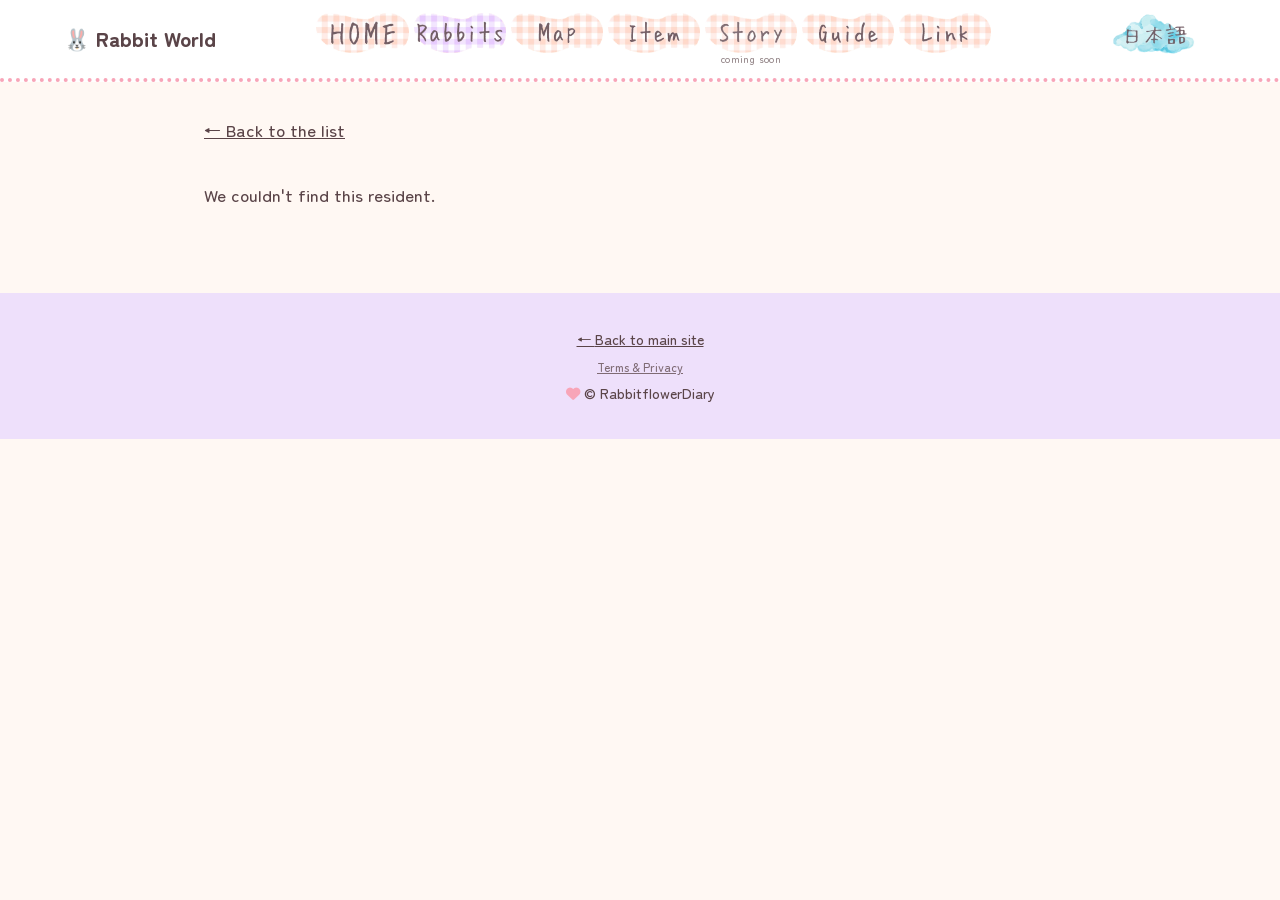
<file: character.html>
<!doctype html><html lang="ja"><head><!-- Google tag (gtag.js) -->
<script async src="https://www.googletagmanager.com/gtag/js?id=G-911CRZ7TWN"></script>
<script>
  window.dataLayer = window.dataLayer || [];
  function gtag(){dataLayer.push(arguments);}
  gtag('js', new Date());

  gtag('config', 'G-911CRZ7TWN');
</script><meta charset="utf-8"><link rel="icon" href="data:image/svg+xml,%3Csvg xmlns=%22http://www.w3.org/2000/svg%22 viewBox=%220 0 100 100%22%3E%3Ctext y=%22.9em%22 font-size=%2290%22%3E🐰%3C/text%3E%3C/svg%3E"><meta name="viewport" content="width=device-width,initial-scale=1"><link rel="preconnect" href="https://fonts.googleapis.com"><link href="https://fonts.googleapis.com/css2?family=Zen+Maru+Gothic:wght@500;700;900&display=swap" rel="stylesheet"><link rel="stylesheet" href="https://cdnjs.cloudflare.com/ajax/libs/font-awesome/6.7.2/css/all.min.css"><link rel="stylesheet" href="css/style.css"><title>うさたち | Rabbit World</title></head>
<body data-page="character"><div id="hd"></div><main><a class="back" href="characters.html">← <span class="ja">一覧へ戻る</span><span class="en">Back to the list</span></a><div id="detail"></div></main><div id="ft"></div><script src="js/data.js"></script><script src="js/scenes.js"></script><script src="js/app.js"></script></body></html>
</file>
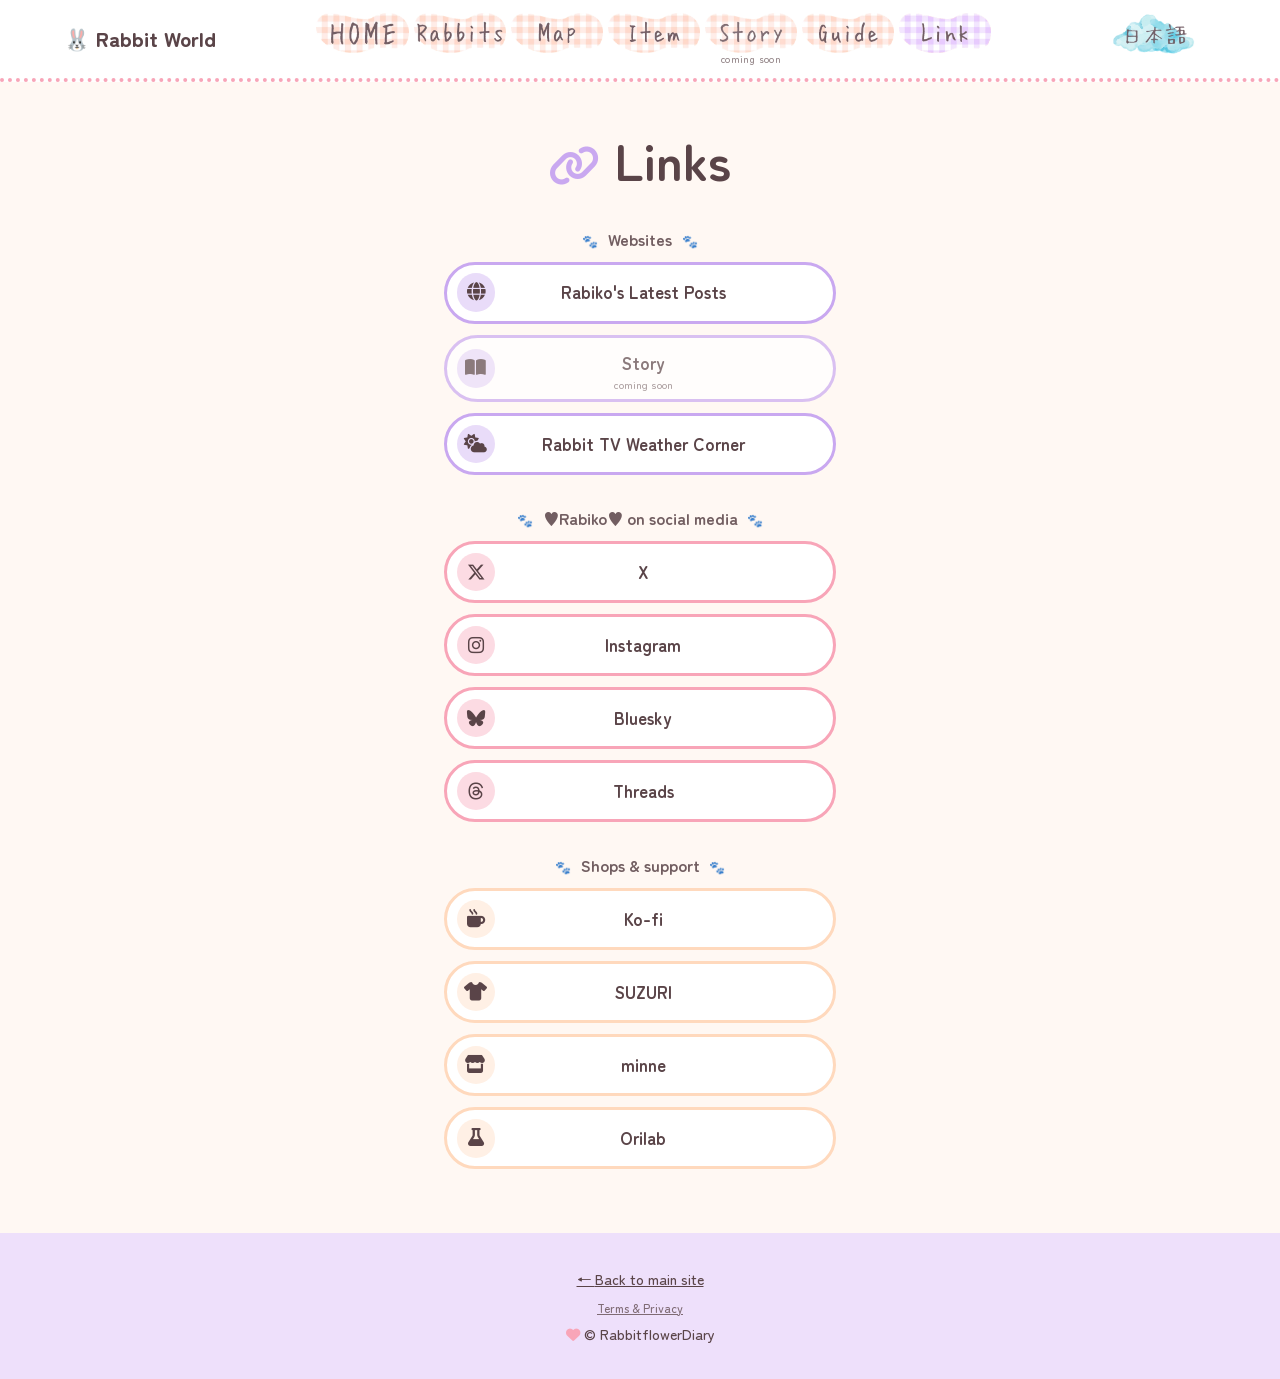
<file: links.html>
<!doctype html><html lang="ja"><head><!-- Google tag (gtag.js) -->
<script async src="https://www.googletagmanager.com/gtag/js?id=G-911CRZ7TWN"></script>
<script>
  window.dataLayer = window.dataLayer || [];
  function gtag(){dataLayer.push(arguments);}
  gtag('js', new Date());

  gtag('config', 'G-911CRZ7TWN');
</script><meta charset="utf-8"><link rel="icon" href="data:image/svg+xml,%3Csvg xmlns=%22http://www.w3.org/2000/svg%22 viewBox=%220 0 100 100%22%3E%3Ctext y=%22.9em%22 font-size=%2290%22%3E🐰%3C/text%3E%3C/svg%3E"><meta name="viewport" content="width=device-width,initial-scale=1"><link rel="preconnect" href="https://fonts.googleapis.com"><link href="https://fonts.googleapis.com/css2?family=Zen+Maru+Gothic:wght@500;700;900&display=swap" rel="stylesheet"><link rel="stylesheet" href="https://cdnjs.cloudflare.com/ajax/libs/font-awesome/6.7.2/css/all.min.css"><link rel="stylesheet" href="css/style.css"><title>リンク | Rabbit World</title></head>
<body data-page="links"><div id="hd"></div><main class="narrow">
<h1 class="ptitle"><i class="fa-solid fa-link"></i> <span class="ja">リンク</span><span class="en">Links</span></h1>
<div id="linkbox"></div>
</main><div id="ft"></div><script src="js/data.js"></script><script src="js/links.js"></script><script src="js/scenes.js"></script><script src="js/app.js"></script></body></html>
</file>
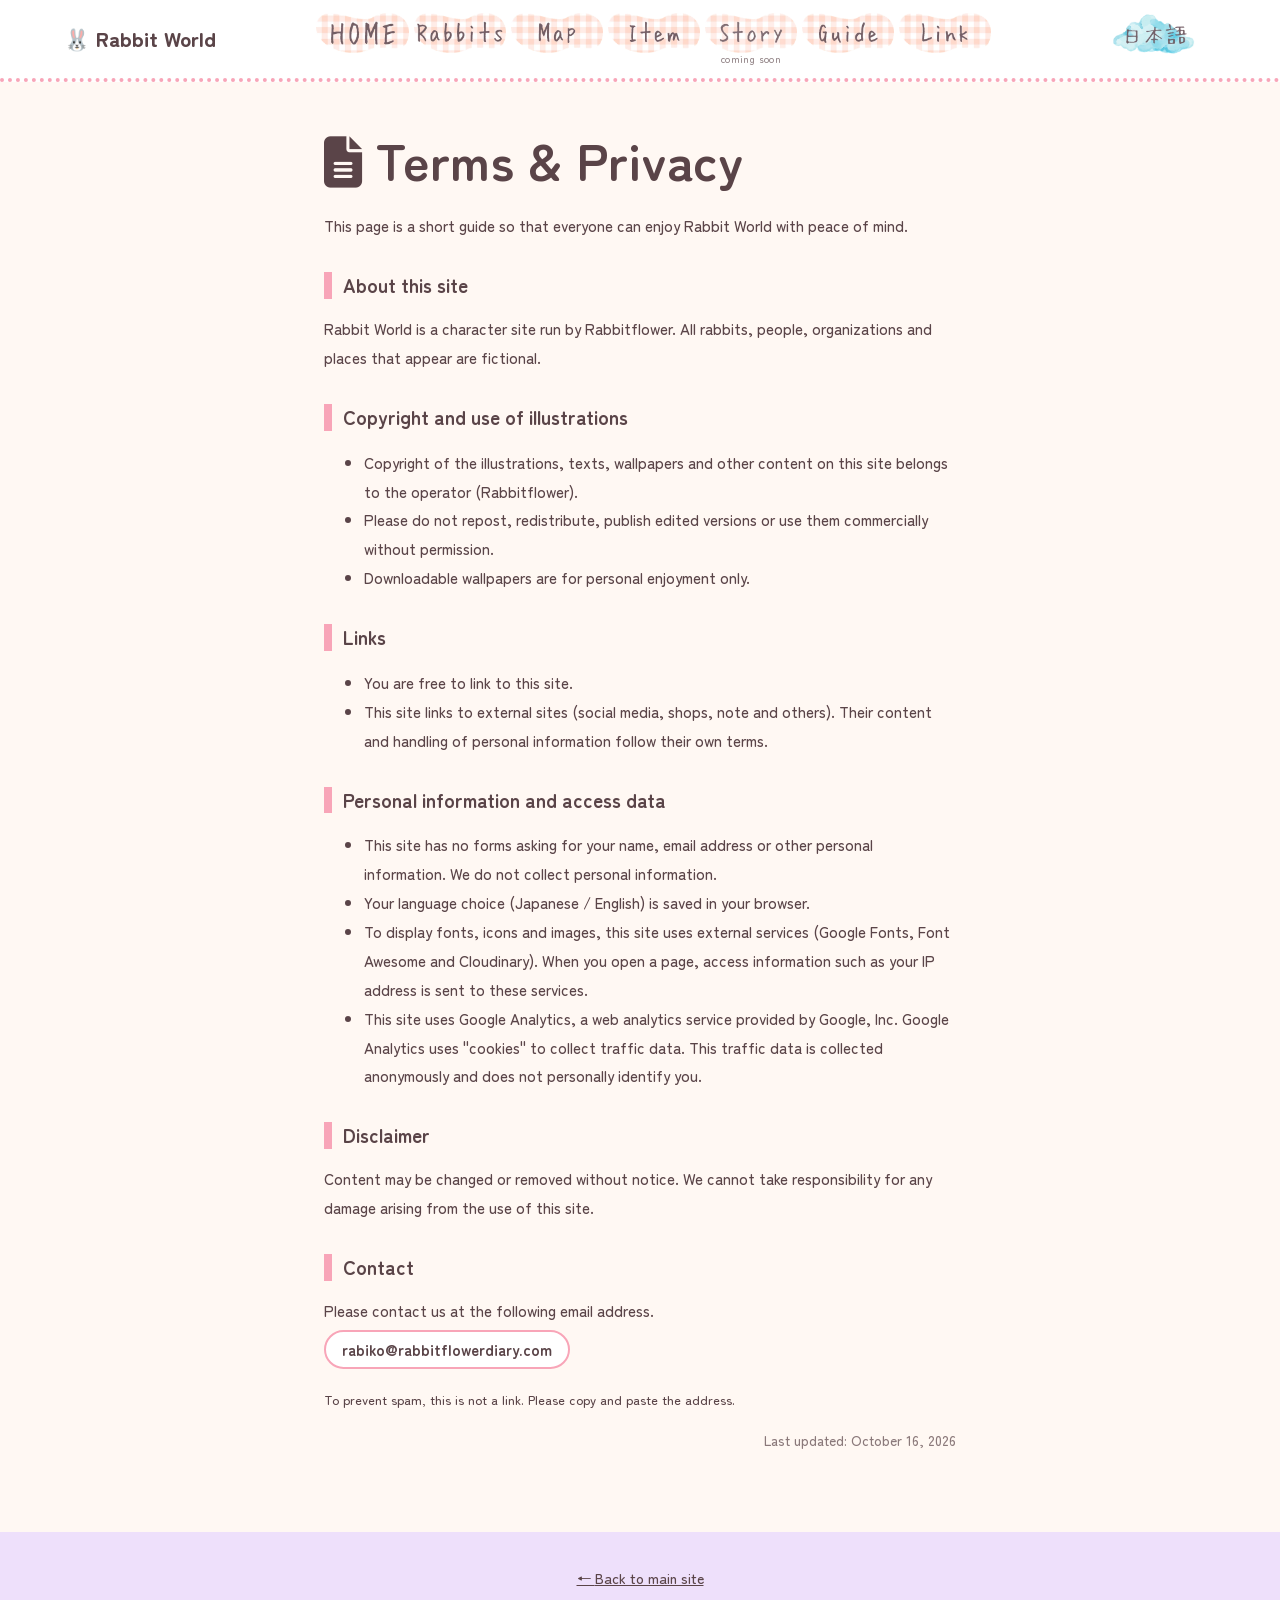
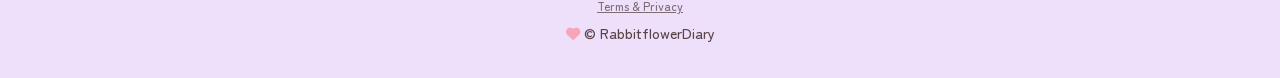
<file: terms.html>
<!doctype html><html lang="ja"><head><!-- Google tag (gtag.js) -->
<script async src="https://www.googletagmanager.com/gtag/js?id=G-911CRZ7TWN"></script>
<script>
  window.dataLayer = window.dataLayer || [];
  function gtag(){dataLayer.push(arguments);}
  gtag('js', new Date());

  gtag('config', 'G-911CRZ7TWN');
</script><meta charset="utf-8"><link rel="icon" href="data:image/svg+xml,%3Csvg xmlns=%22http://www.w3.org/2000/svg%22 viewBox=%220 0 100 100%22%3E%3Ctext y=%22.9em%22 font-size=%2290%22%3E🐰%3C/text%3E%3C/svg%3E"><meta name="viewport" content="width=device-width,initial-scale=1"><link rel="preconnect" href="https://fonts.googleapis.com"><link href="https://fonts.googleapis.com/css2?family=Zen+Maru+Gothic:wght@500;700;900&display=swap" rel="stylesheet"><link rel="stylesheet" href="https://cdnjs.cloudflare.com/ajax/libs/font-awesome/6.7.2/css/all.min.css"><link rel="stylesheet" href="css/style.css"><title>利用規約・プライバシー | Rabbit World</title></head>
<body data-page="terms"><div id="hd"></div><main class="doc">
<h1><i class="fa-solid fa-file-lines"></i> <span class="ja">利用規約・プライバシー</span><span class="en">Terms &amp; Privacy</span></h1>
<p><span class="ja">このページは、うさの国（Rabbit World）を安心して楽しんでもらうための、簡単なご案内です。</span><span class="en">This page is a short guide so that everyone can enjoy Rabbit World with peace of mind.</span></p>

<h2><span class="ja">このサイトについて</span><span class="en">About this site</span></h2>
<p><span class="ja">うさの国（Rabbit World）は、Rabbitflowerが運営する、キャラクターの紹介サイトです。登場するうさ、人物、団体、場所は、すべて架空のものです。</span><span class="en">Rabbit World is a character site run by Rabbitflower. All rabbits, people, organizations and places that appear are fictional.</span></p>

<h2><span class="ja">著作権とイラストの利用</span><span class="en">Copyright and use of illustrations</span></h2>
<ul>
<li><span class="ja">サイト内のイラスト、文章、壁紙などの著作権は、運営者（Rabbitflower）にあります。</span><span class="en">Copyright of the illustrations, texts, wallpapers and other content on this site belongs to the operator (Rabbitflower).</span></li>
<li><span class="ja">無断での転載、再配布、加工しての公開、商用での利用はご遠慮ください。</span><span class="en">Please do not repost, redistribute, publish edited versions or use them commercially without permission.</span></li>
<li><span class="ja">ダウンロードできる壁紙は、個人で楽しむ用途でお使いください。</span><span class="en">Downloadable wallpapers are for personal enjoyment only.</span></li>
</ul>

<h2><span class="ja">リンクについて</span><span class="en">Links</span></h2>
<ul>
<li><span class="ja">当サイトへのリンクは、自由にどうぞ。</span><span class="en">You are free to link to this site.</span></li>
<li><span class="ja">外部サイト（SNS、ショップ、note など）へのリンクがあります。移動先の内容や個人情報の扱いは、それぞれのサイトの規約に従います。</span><span class="en">This site links to external sites (social media, shops, note and others). Their content and handling of personal information follow their own terms.</span></li>
</ul>

<h2><span class="ja">個人情報とアクセス情報</span><span class="en">Personal information and access data</span></h2>
<ul>
<li><span class="ja">このサイトには、お名前やメールアドレスなどを入力するフォームはありません。個人情報を集めることはしていません。</span><span class="en">This site has no forms asking for your name, email address or other personal information. We do not collect personal information.</span></li>
<li><span class="ja">表示言語（日本語／英語）の選択を、お使いのブラウザに保存します。</span><span class="en">Your language choice (Japanese / English) is saved in your browser.</span></li>
<li><span class="ja">フォントやアイコン、画像の表示のために、外部のサービス（Google Fonts、Font Awesome、Cloudinary）を利用しています。ページを開くと、アクセス情報（IPアドレスなど）が、これらのサービスに送られます。</span><span class="en">To display fonts, icons and images, this site uses external services (Google Fonts, Font Awesome and Cloudinary). When you open a page, access information such as your IP address is sent to these services.</span></li>
<li><span class="ja">当サイトでは、アクセス解析ツール「Googleアナリティクス」を利用しています。
Googleアナリティクスはトラフィックデータの収集のためにCookieを使用しています。このトラフィックデータは匿名で収集されており、個人を特定するものではありません。</span><span class="en">This site uses Google Analytics, a web analytics service provided by Google, Inc.
Google Analytics uses "cookies" to collect traffic data. This traffic data is collected anonymously and does not personally identify you.</span></li>
</ul>

<h2><span class="ja">免責</span><span class="en">Disclaimer</span></h2>
<p><span class="ja">掲載内容は、予告なく変更・削除することがあります。このサイトを利用して生じた損害について、責任を負いかねます。</span><span class="en">Content may be changed or removed without notice. We cannot take responsibility for any damage arising from the use of this site.</span></p>

<h2><span class="ja">お問い合わせ</span><span class="en">Contact</span></h2>
<p><span class="ja">お問い合わせは、次のメールアドレスにお願いします。</span><span class="en">Please contact us at the following email address.</span><br><span class="mail" data-u="rabiko" data-d="rabbitflowerdiary.com"></span></p>
<p><small><span class="ja">迷惑メール防止のため、リンクにはしていません。お手数ですが、コピーしてお使いください。</span><span class="en">To prevent spam, this is not a link. Please copy and paste the address.</span></small></p>
<p class="upd"><span class="ja">最終更新：2026年10月16日</span><span class="en">Last updated: October 16, 2026</span></p>
</main><div id="ft"></div><script src="js/data.js"></script><script src="js/app.js"></script></body></html>
</file>
<file: css/style.css>
:root{--bg:#FFF8F3;--ink:#5A4448;--lav:#C9A8F0;--lav-l:#EEE0FB;--pink:#F8A5B8;--pink-l:#FFE3EA;--mint:#CDEEDF;--peach:#FFD9BD;--r:28px}
*{box-sizing:border-box}html{scroll-behavior:smooth}
body{margin:0;background:var(--bg);color:var(--ink);font:500 17px/1.9 "Zen Maru Gothic",sans-serif}
html[lang=ja] .en,html[lang=en] .ja{display:none}
a{color:inherit}img{max-width:100%;height:auto}
:focus-visible{outline:3px solid var(--lav);outline-offset:3px}
.top{display:flex;flex-wrap:wrap;gap:.5rem 1.2rem;align-items:center;justify-content:space-between;padding:.7rem 5vw;background:#fff;border-bottom:4px dotted var(--pink)}
.logo{font-weight:900;font-size:1.3rem;text-decoration:none}
.top nav{display:flex;gap:.3rem;flex-wrap:wrap}
.top nav a,#lang{padding:.2rem 1rem;border-radius:99px;text-decoration:none;font-weight:700}
.top nav a:hover,.top nav a[aria-current]{background:var(--lav-l)}
#lang{border:2px solid var(--lav);background:#fff;color:inherit;font:inherit;font-weight:700;cursor:pointer}
main{max-width:1000px;margin:auto;padding:2rem 5vw 4rem}
h1,h2,h3{line-height:1.4;margin:.2em 0}h1{font-size:clamp(2rem,6vw,3.2rem)}h2{font-size:1.6rem}
.hero{text-align:center;padding:2.5rem 1rem;background:radial-gradient(circle at 15% 20%,var(--pink-l),transparent 45%),radial-gradient(circle at 85% 80%,var(--lav-l),transparent 45%);border-radius:var(--r)}
.hero p{max-width:34em;margin:1rem auto}
.btn{display:inline-block;padding:.5rem 1.8rem;border-radius:99px;background:var(--lav);color:#fff;font-weight:900;text-decoration:none;box-shadow:0 5px 0 #A883D6}
.btn:hover{transform:translateY(2px);box-shadow:0 3px 0 #A883D6}
section{margin-top:3.2rem}
.grid{display:grid;grid-template-columns:repeat(auto-fill,minmax(210px,1fr));gap:1.4rem;margin-top:1rem}
.card{display:block;text-decoration:none;background:#fff;border:3px solid var(--c,var(--lav));border-radius:var(--r);padding:1rem;text-align:center}
a.card:hover{transform:rotate(-1.5deg)}
.card .pic{aspect-ratio:1;display:grid;place-items:center;background:color-mix(in srgb,var(--c,var(--lav)) 22%,#fff);border-radius:20px;overflow:hidden;font-size:4rem}
.card .pic img{width:100%;height:100%;object-fit:contain}
.card h3{margin:.6rem 0 0}.card p{margin:0;font-size:.9rem;opacity:.8}
.host-row{display:flex;justify-content:center;margin-top:1rem}.host-row .card{width:min(100%,260px)}
.map-wrap{position:relative}
.map-wrap>img{display:block;width:100%}
.pin{position:absolute;width:clamp(28px,5vw,44px);aspect-ratio:1;transform:translate(-50%,-50%);padding:0;border:3px solid #fff;border-radius:50%;background:var(--c);box-shadow:0 0 0 3px var(--c),0 3px 8px #0004;cursor:pointer;display:grid;place-items:center;font-size:1.2rem}
.pin img{width:100%;height:100%;object-fit:cover;object-position:50% 18%;border-radius:50%}
.pin.alert{box-shadow:0 0 0 3px #E0505A,0 3px 8px #0004;animation:warn 1.6s ease-out infinite}
.pin.alert::after{content:"!";position:absolute;right:-6px;top:-6px;width:18px;height:18px;border-radius:50%;background:#E0505A;color:#fff;font:900 12px/18px sans-serif;text-align:center;border:2px solid #fff;box-sizing:content-box}
.pop .warn{color:#C23B45;font-weight:700}
@keyframes warn{0%{outline:0 solid #E0505A66}100%{outline:14px solid #E0505A00}}
@media(prefers-reduced-motion:reduce){.pin.alert{animation:none}}
.pin:hover,.pin:focus-visible{transform:translate(-50%,-50%) scale(1.25);z-index:2}
.pop{position:absolute;z-index:5;display:flex;gap:.7rem;align-items:center;width:min(240px,64%);padding:.7rem;background:#fff;border:3px solid var(--c);border-radius:20px;box-shadow:0 6px 16px #0003;line-height:1.5}
.pop[hidden]{display:none}.pop .pic{flex:none;width:52px;aspect-ratio:1;border-radius:50%;overflow:hidden;background:var(--c);display:grid;place-items:center}
.pop .pic img{width:100%;height:100%;object-fit:cover;object-position:50% 18%}.pop small{opacity:.8}
.btn.mini{padding:0 .9rem;font-size:.85rem;box-shadow:0 3px 0 #A883D6}
.chips{display:flex;flex-wrap:wrap;gap:.5rem;margin-top:1rem}.chip{padding:.1rem 1rem;border-radius:99px;border:2px solid var(--c);background:#fff;text-decoration:none;font-weight:700;font-size:.9rem}
.walls{display:grid;grid-template-columns:repeat(auto-fill,minmax(180px,1fr));gap:1.4rem;margin-top:1rem}
.wall{position:relative;background:#fff;border:3px solid var(--c);border-radius:var(--r);padding:.8rem;text-align:center}
.wall img{width:100%;aspect-ratio:9/20;object-fit:cover;border-radius:18px;display:block}
.wall h3{font-size:1rem;margin:.6rem 0 0}.wall p{margin:0 0 .5rem;font-size:.85rem;opacity:.8}
.wall .tag{position:absolute;top:1.3rem;left:1.3rem;padding:0 .8rem;border-radius:99px;background:#fff;border:2px solid var(--c);font-size:.8rem;font-weight:900}
.shops{display:flex;flex-wrap:wrap;gap:.8rem;margin-top:1rem}
.soon{opacity:.6;border-style:dashed}
.profile{display:grid;grid-template-columns:minmax(0,1fr) minmax(0,1.4fr);gap:2rem;align-items:center}
.gal{position:relative;border-radius:var(--r);overflow:hidden;background:var(--lav-l)}
.track{display:flex;overflow-x:auto;scroll-snap-type:x mandatory;scrollbar-width:none}.track::-webkit-scrollbar{display:none}
.track img{flex:0 0 100%;width:100%;scroll-snap-align:center;display:block}
.nav{position:absolute;top:50%;transform:translateY(-50%);width:42px;height:42px;border:0;border-radius:50%;background:#fffd;color:var(--ink);font:900 1.6rem/1 sans-serif;cursor:pointer;box-shadow:0 2px 6px #0003}
.nav.prev{left:.6rem}.nav.next{right:.6rem}
.dots{position:absolute;bottom:.6rem;left:0;right:0;display:flex;justify-content:center;gap:.4rem}
.dots i{width:9px;height:9px;border-radius:50%;background:#fff;border:2px solid var(--c,var(--lav));opacity:.8}.dots i.on{background:var(--c,var(--lav))}
.tags span{display:inline-block;margin:0 .4rem .4rem 0;padding:0 .9rem;border-radius:99px;background:var(--pink-l);font-size:.9rem;font-weight:700}
.box{background:#fff;border-radius:var(--r);padding:1.2rem 1.6rem;margin-top:1.2rem;border-left:10px solid var(--c,var(--pink))}
.box ul{padding-left:1.3em;margin:.3rem 0}
.back{display:inline-block;margin-bottom:1rem}
footer{text-align:center;padding:2rem 1rem;background:var(--lav-l);font-size:.9rem}
@media(max-width:700px){.profile{grid-template-columns:1fr}}
@media(prefers-reduced-motion:reduce){*{transition:none!important}}
/* ---- guide page ---- */
.welcome{text-align:center;padding:2.5rem 1.2rem;border-radius:var(--r);background:radial-gradient(circle at 12% 18%,var(--pink-l),transparent 45%),radial-gradient(circle at 88% 82%,var(--lav-l),transparent 45%),radial-gradient(circle at 80% 15%,var(--mint),transparent 35%)}
.ribbon{display:inline-block;padding:0 1.2rem;border-radius:99px;background:#fff;border:2px dashed var(--pink);font-size:.9rem;font-weight:700}
.welcome h1{margin:.8rem 0 .2rem}.welcome .lead{font-size:1.05rem;margin:.2rem auto;max-width:30em}
.stamp{display:inline-block;margin-top:1rem;padding:.2rem 1.2rem;border:3px solid #E0505A;border-radius:14px;color:#C23B45;font-weight:900;transform:rotate(-2deg);background:#fff}
.anchors{display:flex;flex-wrap:wrap;gap:.5rem;justify-content:center;margin:1.6rem 0 0}
.anchors a{padding:.1rem 1.1rem;border-radius:99px;background:#fff;border:2px solid var(--c);text-decoration:none;font-weight:700}
.sec{margin-top:3.2rem;scroll-margin-top:1rem}
.sec>h2{font-size:1.7rem;text-align:center}.sec>h2::after{content:"🐾 🐾 🐾";display:block;font-size:.8rem;letter-spacing:.4em;margin-top:.2rem}
.tri{display:grid;grid-template-columns:repeat(auto-fit,minmax(250px,1fr));gap:1.2rem;margin-top:1.2rem}
.tri .box{margin:0}.tri .ico{font-size:2.4rem;line-height:1.2}
.box p{margin:.4rem 0}
.sub{display:inline-block;margin-top:.4rem;padding:.2rem 1.2rem;border-radius:99px;background:var(--pink-l);font-weight:900}
.amb-grid{display:grid;grid-template-columns:repeat(auto-fit,minmax(260px,1fr));gap:1.2rem;margin-top:1.2rem}
.amb{background:#fff;border:3px solid var(--c);border-radius:var(--r);padding:1.2rem;text-align:center}
.amb .av{width:110px;aspect-ratio:1;margin:0 auto .6rem;border-radius:50%;overflow:hidden;background:color-mix(in srgb,var(--c) 25%,#fff);display:grid;place-items:center;font-size:3.2rem;border:4px solid #fff;box-shadow:0 0 0 3px var(--c)}
.amb .av img{width:100%;height:100%;object-fit:cover;object-position:50% 25%}
.amb h3{margin:.2rem 0}.amb .role{font-size:.85rem;opacity:.8;margin:0}.amb .desc{text-align:left;font-size:.95rem}
.amb .chips{justify-content:center}
.notice{list-style:none;padding:0;margin:1.2rem 0 0;display:grid;gap:.8rem}
.notice li{background:#fff;border-radius:20px;padding:.8rem 1.2rem .8rem 3rem;position:relative;border:2px solid var(--pink)}
.notice li::before{content:"🐾";position:absolute;left:1rem;top:.7rem}
.credit{text-align:center;margin-top:3rem;font-size:.9rem}

/* ---- links page / icons ---- */
main.narrow{max-width:520px}
.top nav a i{margin-right:.25rem;opacity:.7}.top nav a.cur i,.top nav a[aria-current] i{opacity:1}
footer i{color:var(--pink)}
.prof{text-align:center}.avatar{width:110px;aspect-ratio:1;border-radius:50%;object-fit:cover;object-position:50% 20%;background:var(--pink-l);border:4px solid #fff;box-shadow:0 0 0 3px var(--pink)}
.prof h1{font-size:1.8rem;margin:.6rem 0 .2rem}.prof p{margin:.3rem 0 0;font-size:.95rem}
.lgroup{margin-top:2rem}.lgroup h2{font-size:1rem;text-align:center;color:var(--ink);opacity:.85}
.lgroup h2::before,.lgroup h2::after{content:"🐾";margin:0 .6rem;font-size:.8rem}
.linkbtn{display:flex;align-items:center;gap:.8rem;margin-top:.7rem;padding:.55rem 1rem .55rem .6rem;background:#fff;border:3px solid var(--c);border-radius:99px;text-decoration:none;font-weight:700;transition:transform .15s,box-shadow .15s}
.linkbtn:hover,.linkbtn:focus-visible{transform:translateY(-2px);box-shadow:0 5px 0 color-mix(in srgb,var(--c) 55%,#fff)}
.linkbtn .li{flex:none;width:2.4rem;aspect-ratio:1;border-radius:50%;background:color-mix(in srgb,var(--c) 40%,#fff);display:grid;place-items:center;font-size:1.15rem}
.linkbtn .lt{flex:1;text-align:center;margin-right:2.4rem}
.ptitle{text-align:center}.ptitle i{color:var(--lav);font-size:.8em}
.gal.noimg{display:grid;place-items:center;aspect-ratio:1;font-size:6rem}

/* ---- scenes (Cloudinary illustrations) ---- */
.scene{overflow:hidden}.scene img{display:block;width:100%;height:100%;object-fit:cover;object-position:var(--pos,50% 50%)}
.banner{height:clamp(110px,20vw,240px);-webkit-mask-image:linear-gradient(#000 72%,transparent);mask-image:linear-gradient(#000 72%,transparent)}
.divider{height:clamp(70px,12vw,130px);max-width:1000px;margin:3rem auto 0;border-radius:var(--r);box-shadow:0 4px 0 var(--lav-l)}
main>.divider{margin-top:3rem}
.banner{max-width:1200px;margin:0 auto;border-radius:0 0 var(--r) var(--r);-webkit-mask-image:none;mask-image:none;box-shadow:0 4px 0 var(--lav-l)}
.banner{height:auto;aspect-ratio:3/1}.divider{height:auto;aspect-ratio:4/1}

/* home hero: no background, paw decoration; banner aligned with content width */
.hero{background:none;padding:2rem 1rem 0}
.hero h1::after{content:"🐾 🐾 🐾";display:block;font-size:.9rem;letter-spacing:.5em;margin-top:.4rem}
.banner{width:calc(min(100%,1000px) - 10vw);max-width:none;margin:1.2rem auto 0;border-radius:var(--r);box-shadow:0 4px 0 var(--lav-l)}

/* ---- picture nav (gingham buttons) ---- */
.top nav{gap:.1rem .3rem;align-items:flex-start}
.nv{position:relative;display:inline-block;padding:0;border:0;background:none;text-decoration:none;cursor:pointer;line-height:0}
.top nav a.nv,.top nav a.nv:hover,.top nav a.nv[aria-current]{padding:0;background:none}
.nvi{position:relative;display:inline-block;line-height:0}
.nvi img{display:block;height:40px;width:auto}
.nvi .b{position:absolute;left:0;top:0;opacity:0;transition:opacity .18s}
.nv:hover .b,.nv:focus-visible .b,.nv[aria-current] .b{opacity:1}
.nv:hover,.nv:focus-visible{transform:translateY(-1px)}
.nv.off{cursor:default;opacity:.9}.nv.off:hover .b{opacity:0}.nv.off:hover{transform:none}
.nvw{display:inline-flex;flex-direction:column;align-items:center}
.cs{font-size:.62rem;line-height:1.2;color:var(--ink);opacity:.65;letter-spacing:.04em}
#lang.nv{border:0;background:none}
@media(max-width:700px){.nvi img{height:32px}.top{padding:.5rem 3vw}}
@media(max-width:700px){.top .logo{order:0;flex:1}#lang.nv{order:1}.top nav{order:2;flex-basis:100%;justify-content:flex-start}}

/* ---- guide welcome: gingham (code only) ---- */
.welcome{padding:1.4rem;border:3px solid var(--peach);
 background:
  repeating-linear-gradient(0deg,rgba(255,170,120,.26) 0 26px,transparent 26px 52px),
  repeating-linear-gradient(90deg,rgba(255,170,120,.26) 0 26px,transparent 26px 52px),
  #fffaf5}
.wbox{background:rgba(255,255,255,.88);border-radius:22px;padding:1.6rem 1rem;box-shadow:0 0 0 3px #fff}
.welcome h1{margin:.6rem 0 .2rem}
.notice.soft li{border-color:var(--peach)}.notice.soft li::before{content:"🍀"}

/* ---- mobile hamburger ---- */
#burger{display:none}
@media(max-width:980px){
 #burger{display:grid;place-content:center;gap:5px;position:fixed;top:.6rem;right:.6rem;z-index:60;width:46px;height:46px;border-radius:50%;border:3px solid #fff;background:var(--lav);box-shadow:0 3px 10px #0004;cursor:pointer;padding:0}
 #burger span{display:block;width:20px;height:3px;border-radius:3px;background:#fff;transition:transform .2s,opacity .2s}
 #burger[aria-expanded=true] span:nth-child(1){transform:translateY(8px) rotate(45deg)}
 #burger[aria-expanded=true] span:nth-child(2){opacity:0}
 #burger[aria-expanded=true] span:nth-child(3){transform:translateY(-8px) rotate(-45deg)}
 .top{padding-right:64px}
 .top nav{display:none;position:fixed;top:3.7rem;right:.6rem;z-index:55;width:min(92vw,330px);padding:.9rem;background:#fff;border:3px solid var(--lav-l);border-radius:24px;box-shadow:0 8px 24px #0004;flex-wrap:wrap;gap:.5rem .5rem;justify-content:center;flex-basis:auto}
 .top nav.open{display:flex}
 .top nav .nvi img{height:36px}
}

/* ---- footer terms link, more button, coming-soon link, doc page ---- */
footer .fsm{font-size:.75rem;opacity:.75}
.more{text-align:center;margin-top:1.4rem}
.linkbtn.off{opacity:.7;cursor:default}.linkbtn.off:hover{transform:none;box-shadow:none}
.linkbtn.off small{display:block;font-size:.65rem;line-height:1.1;opacity:.7;font-weight:500}
main.doc{max-width:760px}.doc h2{font-size:1.2rem;margin-top:2rem;padding-left:.7rem;border-left:8px solid var(--pink)}.doc p,.doc li{font-size:.95rem}.doc .upd{text-align:right;font-size:.85rem;opacity:.7}
@media(min-width:981px) and (max-width:1150px){.nvi img{height:34px}.top{gap:.5rem .6rem}}
.mail{display:inline-block;margin-top:.3rem;padding:.2rem 1rem;border-radius:99px;background:#fff;border:2px solid var(--pink);font-weight:700;user-select:all;word-break:break-all}

/* phones: Rabiko card same width as the other cards (grid is one column up to ~490px) */
@media(max-width:490px){.host-row .card{width:100%}}

/* ---- character home (house/shop) block ---- */
.home{margin-top:2.6rem;padding:1.4rem 1.2rem;background:#fff;border:3px dashed var(--c);border-radius:var(--r)}
.home h2{text-align:center;font-size:1.5rem}.home h2::after{content:"🐾 🐾 🐾";display:block;font-size:.8rem;letter-spacing:.4em;margin-top:.2rem}
.homegal{margin-top:1rem}.homegal .track img{aspect-ratio:4/3;object-fit:cover}
.homet p{margin:.7rem 0}
.facts{display:grid;grid-template-columns:repeat(auto-fit,minmax(230px,1fr));gap:.8rem;margin-top:1rem}
.fact{display:flex;gap:.7rem;align-items:center;padding:.7rem .9rem;border-radius:18px;background:color-mix(in srgb,var(--c) 16%,#fff);line-height:1.5;font-size:.92rem}
.fi{font-size:1.8rem;line-height:1}

/* captions on gallery images */
.track figure{flex:0 0 100%;margin:0;position:relative;scroll-snap-align:center}
.track figure img{display:block;width:100%}
.track figcaption{position:absolute;left:.8rem;right:.8rem;bottom:2.1rem;padding:.3rem .8rem;border-radius:14px;background:rgba(255,255,255,.9);text-align:center;font-weight:700;font-size:.9rem;line-height:1.5}
.grouph{margin-top:3rem;text-align:center;font-size:1.4rem}
</file>
